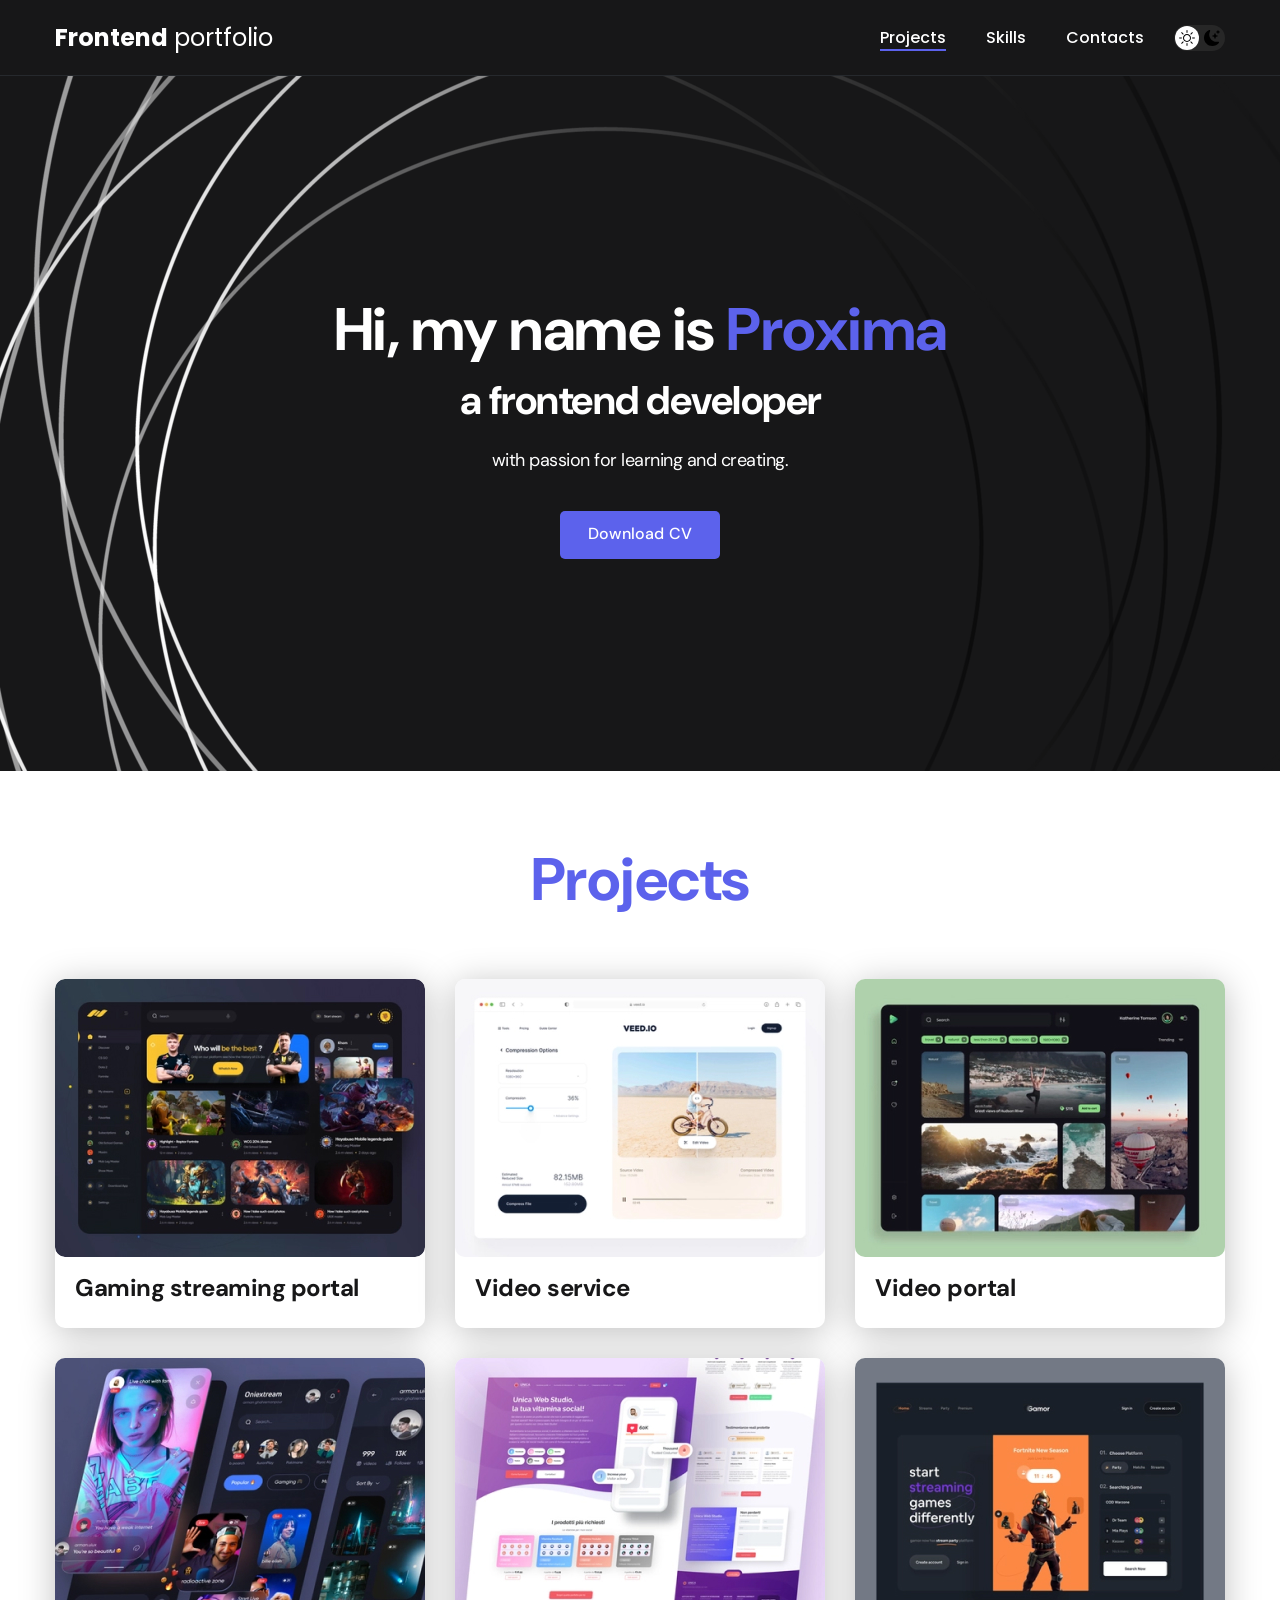
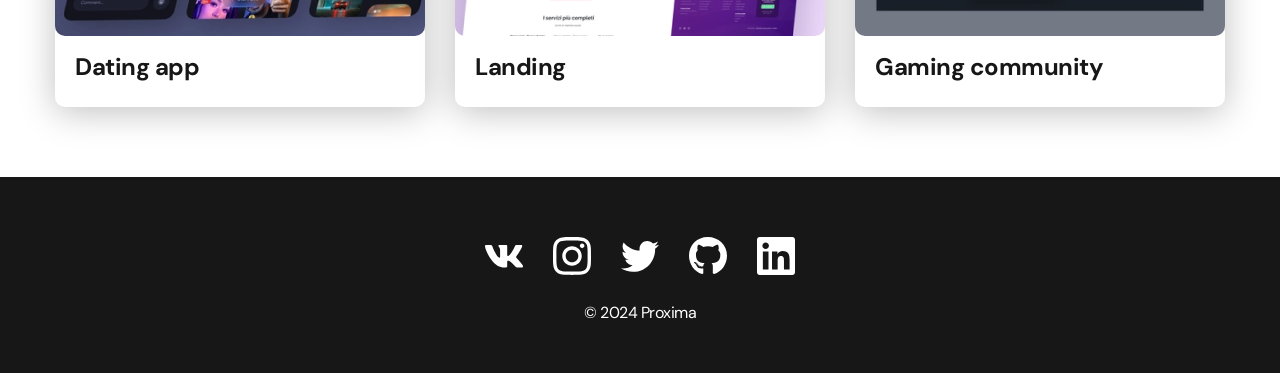
<file: index.html>
<!DOCTYPE html>
<html lang="en">
<head>
    <meta charset="UTF-8">
    <meta http-equiv="X-UA-Compatible" content="IE=edge">
    <meta name="viewport" content="width=device-width, initial-scale=1.0">
    <title>Frontend portfolio</title>
    <link rel="stylesheet" href="./css/main.css">
</head>
<body>
    <nav class="nav">
        <div class="container">
            <div class="nav-row">
                <a href="./index.html" class="logo"><strong>Frontend</strong> portfolio</a>

                <button class="dark-mode-btn">
                    <img src="./img/icons/sun.svg" alt="Light mode" class="dark-mode-btn__icon">
                    <img src="./img/icons/moon.svg" alt="Dark mode" class="dark-mode-btn__icon">
                </button>

                <ul class="nav-list">
                    <li class="nav-list__item"><a href="./index.html" class="nav-list__link nav-list__link--active">Projects</a></li>
                    <li class="nav-list__item"><a href="./skills.html" class="nav-list__link">Skills</a></li>
                    <li class="nav-list__item"><a href="./contacts.html" class="nav-list__link">Contacts</a></li>
                </ul>
            </div>
        </div>
    </nav>

    <header class="header">
        <div class="header__wrapper">
            <h1 class="header__title">
                <strong>Hi, my name is <em>Proxima</em></strong><br>
                a frontend developer
            </h1>
            <div class="header__text">
                <p>with passion for learning and creating.</p>
            </div>
            <a href="#!" class="btn">Download CV</a>
        </div>
    </header>

    <main class="section">
        <div class="container">
            <h2 class="title-1">Projects</h2>
            <ul class="projects">
                <li class="project">
                    <a href="./project-page.html">
                        <img src="./img/projects/01.jpg" alt="Project img" class="project__img">
                        <h3 class="project__title">Gaming streaming portal</h3>
                    </a>
                </li>
                <li class="project">
                    <a href="./project-page.html">
                        <img src="./img/projects/02.jpg" alt="Project img" class="project__img">
                        <h3 class="project__title">Video service</h3>
                    </a>
                </li>
                <li class="project">
                    <a href="./project-page.html">
                        <img src="./img/projects/03.jpg" alt="Project img" class="project__img">
                        <h3 class="project__title">Video portal</h3>
                    </a>
                </li>

                <li class="project">
                    <img src="./img/projects/04.jpg" alt="Project img" class="project__img">
                    <h3 class="project__title">Dating app</h3>
                </li>
                <li class="project">
                    <img src="./img/projects/05.jpg" alt="Project img" class="project__img">
                    <h3 class="project__title">Landing</h3>
                </li>
                <li class="project">
                    <img src="./img/projects/06.jpg" alt="Project img" class="project__img">
                    <h3 class="project__title">Gaming community</h3>
                </li>

            </ul>
        </div>
    </main>

    <footer class="footer">
        <div class="container">
            <div class="footer__wrapper">
                <ul class="social">
                    <li class="social__item"><a href="#!"><img src="./img/icons/vk.svg" alt="Link"></a></li>
                    <li class="social__item"><a href="#!"><img src="./img/icons/instagram.svg" alt="Link"></a></li>
                    <li class="social__item"><a href="#!"><img src="./img/icons/twitter.svg" alt="Link"></a></li>
                    <li class="social__item"><a href="#!"><img src="./img/icons/gitHub.svg" alt="Link"></a></li>
                    <li class="social__item"><a href="#!"><img src="./img/icons/linkedIn.svg" alt="Link"></a></li>
                </ul>
                <div class="copyright">
                    <p>© 2024 Proxima</p>
                </div>
            </div>
        </div>
    </footer>

    <script src="./js/main.js"></script>

</body>
</html>
</file>
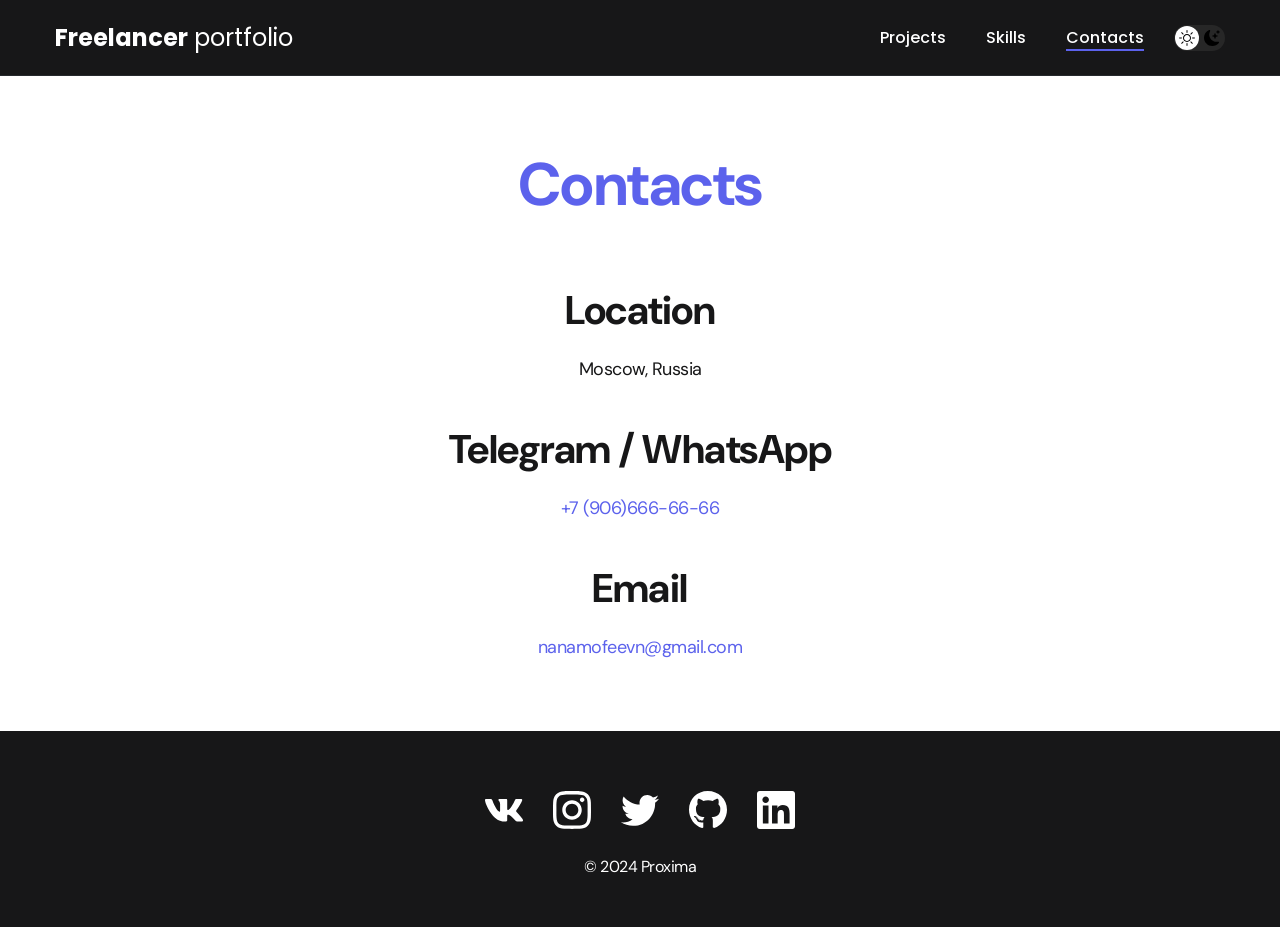
<file: contacts.html>
<!DOCTYPE html>
<html lang="en">
<head>
    <meta charset="UTF-8">
    <meta http-equiv="X-UA-Compatible" content="IE=edge">
    <meta name="viewport" content="width=device-width, initial-scale=1.0">
    <title>Freelancer portfolio</title>
    <link rel="stylesheet" href="./css/main.css">
</head>
<body>
    <nav class="nav">
        <div class="container">
            <div class="nav-row">
                <a href="./index.html" class="logo"><strong>Freelancer</strong> portfolio</a>

                <button class="dark-mode-btn">
                    <img src="./img/icons/sun.svg" alt="Light mode" class="dark-mode-btn__icon">
                    <img src="./img/icons/moon.svg" alt="Dark mode" class="dark-mode-btn__icon">
                </button>

                <ul class="nav-list">
                    <li class="nav-list__item"><a href="./index.html" class="nav-list__link">Projects</a></li>
                    <li class="nav-list__item"><a href="./skills.html" class="nav-list__link">Skills</a></li>
                    <li class="nav-list__item"><a href="./contacts.html" class="nav-list__link nav-list__link--active">Contacts</a></li>
                </ul>
            </div>
        </div>
    </nav>

    <main class="section">
        <div class="container">
                <h1 class="title-1">Contacts</h1>

                <ul class="content-list">
                    <li class="content-list__item">
                        <h2 class="title-2">Location</h2>
                        <p>Moscow, Russia</p>
                    </li>
                    <li class="content-list__item">
                        <h2 class="title-2">Telegram / WhatsApp</h2>
                        <p><a href="tel:+79051234567">+7 (906)666-66-66</a></p>
                    </li>
                    <li class="content-list__item">
                        <h2 class="title-2">Email</h2>
                        <p><a href="mailto:webdev@protonmail.com">nanamofeevn@gmail.com</a></p>
                    </li>
                </ul>

        </div>
    </main>

    <footer class="footer">
        <div class="container">
            <div class="footer__wrapper">
                <ul class="social">
                    <li class="social__item"><a href="#!"><img src="./img/icons/vk.svg" alt="Link"></a></li>
                    <li class="social__item"><a href="#!"><img src="./img/icons/instagram.svg" alt="Link"></a></li>
                    <li class="social__item"><a href="#!"><img src="./img/icons/twitter.svg" alt="Link"></a></li>
                    <li class="social__item"><a href="#!"><img src="./img/icons/gitHub.svg" alt="Link"></a></li>
                    <li class="social__item"><a href="#!"><img src="./img/icons/linkedIn.svg" alt="Link"></a></li>
                </ul>
                <div class="copyright">
                    <p>© 2024 Proxima</p>
                </div>
            </div>
        </div>
    </footer>

    <script src="./js/main.js"></script>

</body>
</html>
</file>
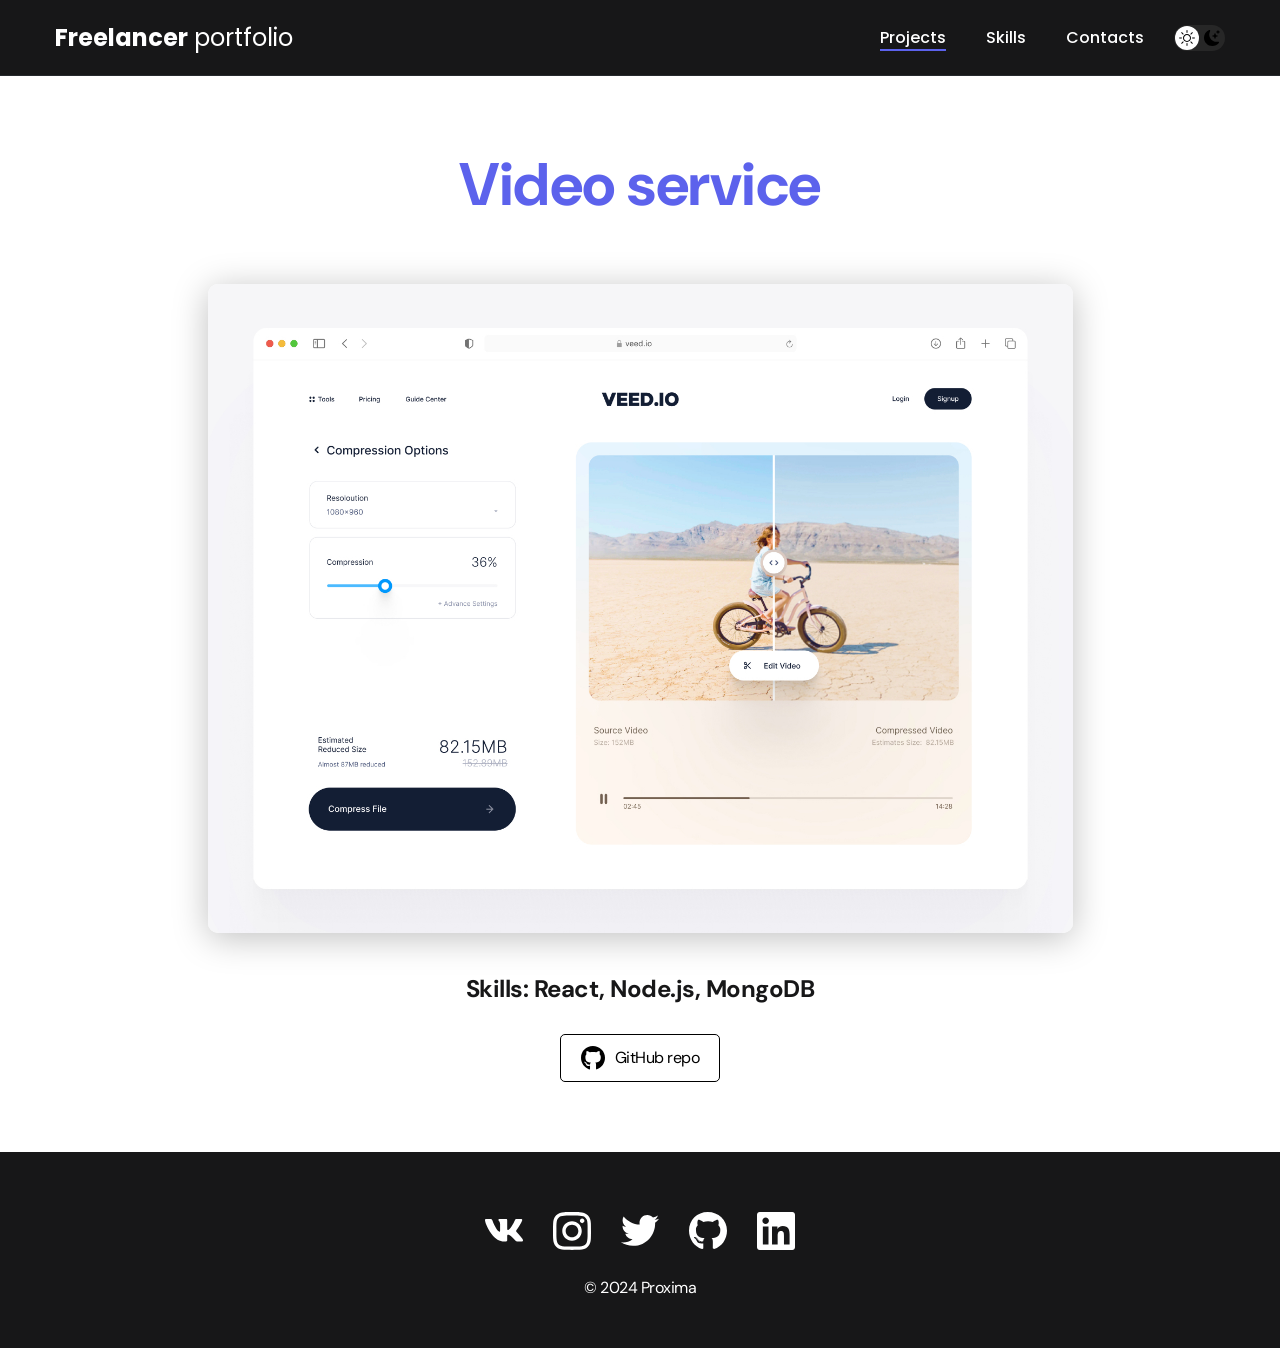
<file: project-page.html>
<!DOCTYPE html>
<html lang="en">
<head>
    <meta charset="UTF-8">
    <meta http-equiv="X-UA-Compatible" content="IE=edge">
    <meta name="viewport" content="width=device-width, initial-scale=1.0">
    <title>Freelancer portfolio</title>
    <link rel="stylesheet" href="./css/main.css">
</head>
<body>
    <nav class="nav">
        <div class="container">
            <div class="nav-row">
                <a href="./index.html" class="logo"><strong>Freelancer</strong> portfolio</a>

                <button class="dark-mode-btn">
                    <img src="./img/icons/sun.svg" alt="Light mode" class="dark-mode-btn__icon">
                    <img src="./img/icons/moon.svg" alt="Dark mode" class="dark-mode-btn__icon">
                </button>

                <ul class="nav-list">
                    <li class="nav-list__item"><a href="./index.html" class="nav-list__link nav-list__link--active">Projects</a></li>
                    <li class="nav-list__item"><a href="./skills.html" class="nav-list__link">Skills</a></li>
                    <li class="nav-list__item"><a href="./contacts.html" class="nav-list__link">Contacts</a></li>
                </ul>
            </div>
        </div>
    </nav>

    <main class="section">
        <div class="container">
            <div class="project-details">

                <h1 class="title-1">Video service</h1>

                <img src="./img/projects/02-big.jpg" alt="" class="project-details__cover">

                <div class="project-details__desc">
                    <p>Skills: React, Node.js, MongoDB</p>
                </div>

                <a href="#!" class="btn-outline">
                    <img src="./img/icons/gitHub-black.svg" alt="">
                    GitHub repo
                </a>

            </div>
        </div>
    </main>

    <footer class="footer">
        <div class="container">
            <div class="footer__wrapper">
                <ul class="social">
                    <li class="social__item"><a href="#!"><img src="./img/icons/vk.svg" alt="Link"></a></li>
                    <li class="social__item"><a href="#!"><img src="./img/icons/instagram.svg" alt="Link"></a></li>
                    <li class="social__item"><a href="#!"><img src="./img/icons/twitter.svg" alt="Link"></a></li>
                    <li class="social__item"><a href="#!"><img src="./img/icons/gitHub.svg" alt="Link"></a></li>
                    <li class="social__item"><a href="#!"><img src="./img/icons/linkedIn.svg" alt="Link"></a></li>
                </ul>
                <div class="copyright">
                    <p>© 2024 Proxima</p>
                </div>
            </div>
        </div>
    </footer>

    <script src="./js/main.js"></script>

</body>
</html>
</file>
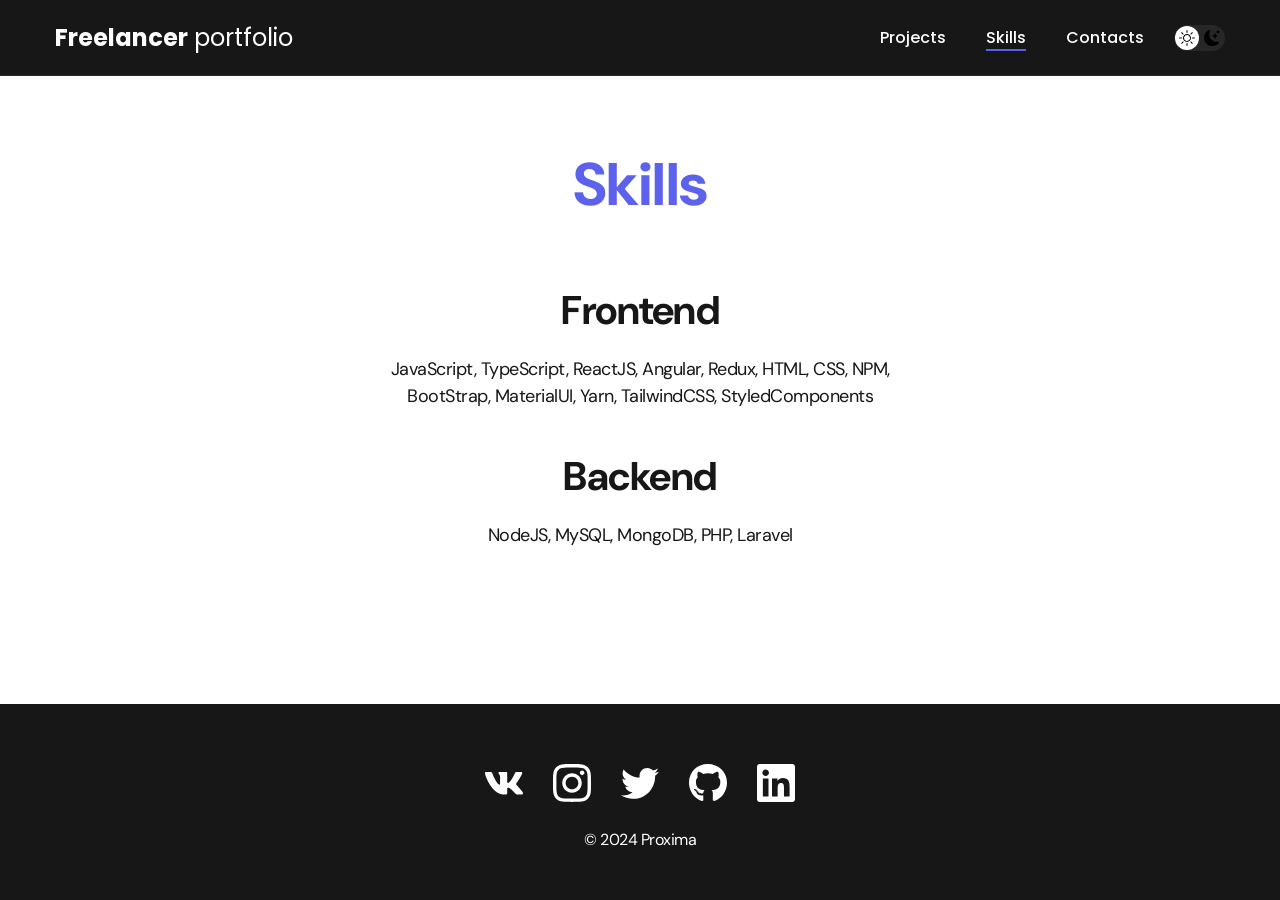
<file: skills.html>
<!DOCTYPE html>
<html lang="en">
<head>
    <meta charset="UTF-8">
    <meta http-equiv="X-UA-Compatible" content="IE=edge">
    <meta name="viewport" content="width=device-width, initial-scale=1.0">
    <title>Freelancer portfolio</title>
    <link rel="stylesheet" href="./css/main.css">
</head>
<body>
    <nav class="nav">
        <div class="container">
            <div class="nav-row">
                <a href="./index.html" class="logo"><strong>Freelancer</strong> portfolio</a>

                <button class="dark-mode-btn">
                    <img src="./img/icons/sun.svg" alt="Light mode" class="dark-mode-btn__icon">
                    <img src="./img/icons/moon.svg" alt="Dark mode" class="dark-mode-btn__icon">
                </button>

                <ul class="nav-list">
                    <li class="nav-list__item"><a href="./index.html" class="nav-list__link">Projects</a></li>
                    <li class="nav-list__item"><a href="./skills.html" class="nav-list__link nav-list__link--active">Skills</a></li>
                    <li class="nav-list__item"><a href="./contacts.html" class="nav-list__link">Contacts</a></li>
                </ul>
            </div>
        </div>
    </nav>

    <main class="section">
        <div class="container">
                <h1 class="title-1">Skills</h1>

                <ul class="content-list">
                    <li class="content-list__item">
                        <h2 class="title-2">Frontend</h2>
                        <p>JavaScript, TypeScript, ReactJS, Angular, Redux, HTML, CSS, NPM, BootStrap, MaterialUI, Yarn, TailwindCSS, StyledComponents</p>
                    </li>
                    <li class="content-list__item">
                        <h2 class="title-2">Backend</h2>
                        <p>NodeJS, MySQL, MongoDB, PHP, Laravel</p>
                    </li>
                </ul>

        </div>
    </main>

    <footer class="footer">
        <div class="container">
            <div class="footer__wrapper">
                <ul class="social">
                    <li class="social__item"><a href="#!"><img src="./img/icons/vk.svg" alt="Link"></a></li>
                    <li class="social__item"><a href="#!"><img src="./img/icons/instagram.svg" alt="Link"></a></li>
                    <li class="social__item"><a href="#!"><img src="./img/icons/twitter.svg" alt="Link"></a></li>
                    <li class="social__item"><a href="#!"><img src="./img/icons/gitHub.svg" alt="Link"></a></li>
                    <li class="social__item"><a href="#!"><img src="./img/icons/linkedIn.svg" alt="Link"></a></li>
                </ul>
                <div class="copyright">
                    <p>© 2024 Proxima</p>
                </div>
            </div>
        </div>
    </footer>

    <script src="./js/main.js"></script>

</body>
</html>
</file>
<file: css/main.css>
@import "./reset.css";
@import url('https://fonts.googleapis.com/css2?family=DM+Sans:wght@400;500;700&family=Poppins:wght@400;500;700&display=swap');

/*
font-family: 'DM Sans', sans-serif;
font-family: 'Poppins', sans-serif;
*/

/* * {
    border: 1px solid red;
} */

:root {
    --blackpure: #000;
    --black: #171718;
    --black-border: #26292D;
    --white: #fff;
    --purple: #5C62EC;

    --text-color: var(--black);

    --dark-bg: var(--black);
    --dark-border: var(--black-border);
    --header-text: var(--white);
    --accent: var(--purple);

    /* Light mode */
    --page-bg: var(--white);
    --text-color: var(--black);

    --title-1: var(--accent);

    --project-card-bg: var(--white);
    --project-card-text: var(--black);
    --box-shadow: 0px 5px 35px rgba(0, 0, 0, 0.25);
}

.dark {
     /* Dark mode */
    --page-bg: #252526;
    --text-color: var(--white);

    --title-1: var(--white);

    --project-card-bg: var(--black);
    --project-card-text: var(--white);
    --box-shadow: 0px 5px 35px rgba(0, 0, 0, 0.8);
}

html, body {
    display: flex;
    flex-direction: column;
    min-height: 100vh;

    font-family: 'DM Sans', sans-serif;
    letter-spacing: -0.5px;

    /* Light mode */
    background-color: var(--page-bg);
    color: var(--text-color);
}

/* General */

.container {
    margin: 0 auto;
    padding: 0 15px;
    max-width: 1200px;
}

.none {
    display: none !important;
}

.section {
    padding: 70px 0;
}

.title-1 {
    margin-bottom: 60px;

    font-size: 60px;
    font-weight: 700;
    line-height: 1.3;
    color: var(--title-1);
    text-align: center;
}

.title-2 {
    margin-bottom: 20px;

    font-size: 40px;
    font-weight: 700;
    line-height: 1.3;
}

/* Nav */

.nav {
    padding: 20px 0;
    border-bottom: 1px solid var(--dark-border);
    background-color: var(--dark-bg);
    color: var(--header-text);
    letter-spacing: normal;
}

.nav-row {
    display: flex;
    justify-content: flex-end;
    align-items: center;
    column-gap: 30px;
    row-gap: 20px;
    flex-wrap: wrap;
}

.logo {
    margin-right: auto;
    color: var(--header-text);
    font-size: 24px;
    font-family: 'Poppins', sans-serif;
}

.logo strong {
    font-weight: 700;
}

.nav-list {
    display: flex;
    flex-wrap: wrap;
    row-gap: 10px;
    align-items: center;
    column-gap: 40px;
    font-size: 16px;
    font-weight: 500;
    font-family: 'Poppins', sans-serif;
}

.nav-list__link {
    color: var(--header-text);
    transition: opacity 0.2s ease-in;
}

.nav-list__link:hover {
    opacity: 0.8;
}

.nav-list__link--active {
    position: relative;
}

.nav-list__link--active::before {
    content: "";

    position: absolute;
    left: 0;
    top: 100%;

    display: block;
    height: 2px;
    width: 100%;
    background-color: var(--accent);
}

/* Dark mode btn */

.dark-mode-btn {
    order: 9;

    position: relative;
    display: flex;
    justify-content: space-between;

    width: 51px;
    height: 26px;
    padding: 5px;

    border-radius: 50px;
    background-color: #272727;
}

.dark-mode-btn::before {
    content: "";

    position: absolute;
    top: 1px;
    left: 1px;

    display: block;
    width: 24px;
    height: 24px;

    border-radius: 50%;
    background-color: var(--white);

    transition: left 0.2s ease-in;
}

.dark-mode-btn--active::before {
    left: 26px;
}

.dark-mode-btn__icon {
    position: relative;
    z-index: 9;
}

/* Header */

.header {
    padding: 40px 0;
    min-height: 695px;

    display: flex;
    justify-content: center;
    align-items: center;

    background-color: var(--dark-bg);
    background-image: url('./../img/header-bg.png');
    background-repeat: no-repeat;
    background-size: auto;
    background-position: center center;

    color: var(--header-text);
    text-align: center;
}

.header__wrapper {
    padding: 0 15px;
    max-width: 660px;
}

.header__title {
    margin-bottom: 20px;
    font-size: 40px;
    font-weight: 700;
    line-height: 1.4;
}

.header__title strong {
    font-size: 60px;
    font-weight: 700;
}

.header__title em {
    font-style: normal;
    color: var(--accent);
}

.header__text {
    margin-bottom: 40px;
    font-size: 18px;
    line-height: 1.333;
}

.header__text p + p{
    margin-top: 0.5em;
}

/* Btn */

.btn {
    display: inline-block;
    height: 48px;
    padding: 12px 28px;

    border-radius: 5px;
    background-color: var(--accent);
    color: var(--white);
    letter-spacing: 0.15px;
    font-size: 16px;
    font-weight: 500;

    transition: opacity 0.2s ease-in;
}

.btn:hover {
    opacity: 0.8;
}

.btn:active {
    position: relative;
    top: 1px;
}

/* Btn outline */

.btn-outline {
    display: flex;
    column-gap: 10px;
    align-items: center;

    height: 48px;
    padding: 12px 20px;

    border-radius: 5px;
    border: 1px solid var(--blackpure);
    background-color: var(--white);
    color: var(--blackpure);

    transition: opacity 0.2s ease-in;
}

.btn-outline:hover {
    opacity: 0.8;
}

.btn-outline:active {
    position: relative;
    top: 1px;
}

/* Projects  */

.projects {
    display: flex;
    justify-content: center;
    flex-wrap: wrap;
    column-gap: 30px;
    row-gap: 30px;
}

.project {
    max-width: 370px;
    background-color: var(--project-card-bg);
    box-shadow: var(--box-shadow);
    border-radius: 10px;
}

.project__img {
    border-radius: 10px;
}

.project__title {
    padding: 15px 20px 25px;
    font-weight: 700;
    font-size: 24px;
    line-height: 1.3;
    color: var(--project-card-text);
}

/* Project details */

.project-details {
    margin: 0 auto;
    max-width: 865px;

    display: flex;
    flex-direction: column;
    align-items: center;

    text-align: center;
}

.project-details__cover {
    max-width: 100%;
    margin-bottom: 40px;

    box-shadow: 0px 5px 35px rgba(0, 0, 0, 0.25);
    border-radius: 10px;
}

.project-details__desc {
    margin-bottom: 30px;

    font-weight: 700;
    font-size: 24px;
    line-height: 1.3;
}

/* Content list */

.content-list {
    margin: 0 auto;
    max-width: 570px;
    display: flex;
    flex-direction: column;
    align-items: center;
    row-gap: 40px;
    text-align: center;
}

.content-list a {
    color: var(--accent);
}

.content-list__item {
    font-size: 18px;
    line-height: 1.5;
}

.content-list__item p + p {
    margin-top: 0.5em;
}

/* Footer */

.footer {
    margin-top: auto;
    padding: 60px 0 50px;
    background-color: var(--dark-bg);
    color: var(--header-text);
}

.footer__wrapper {
    display: flex;
    flex-direction: column;
    align-items: center;
    row-gap: 27px;
}

.social {
    display: flex;
    column-gap: 30px;
    align-items: center;
}

.copyright {
    font-size: 16px;
}

.copyright p + p {
    margin-top: 0.5em;
}

@media (max-width: 620px) {

    /* Header  */

    .header {
        min-height: unset;
    }

    .header__title {
        font-size: 30px;
    }

    .header__title strong {
        font-size: 40px;
    }

    /* Nav */

    .nav-row {
        justify-content: space-between;
    }

    .dark-mode-btn {
        order: 0;
    }

    /* General */

    .section {
        padding: 40px 0;
    }

    .title-1 {
        margin-bottom: 30px;
        font-size: 40px;
    }

    .title-2 {
        margin-bottom: 10px;
        font-size: 30px;
    }

    /* Projects */

    .project__title {
        font-size: 22px;
    }

    /* Project page */

    .project-details__desc {
        margin-bottom: 20px;
        font-size: 22px;
    }

    /* Content List */

    .content-list {
        row-gap: 20px;
    }

    .content-list__item {
        font-size: 16px;
    }

    /* Footer */

    .footer {
        padding: 40px 0 30px;
    }

    .footer__wrapper {
        row-gap: 20px;
    }

    /* Social */

    .social {
        column-gap: 20px;
    }

    .social__item {
        width: 28px;
    }

}
</file>
